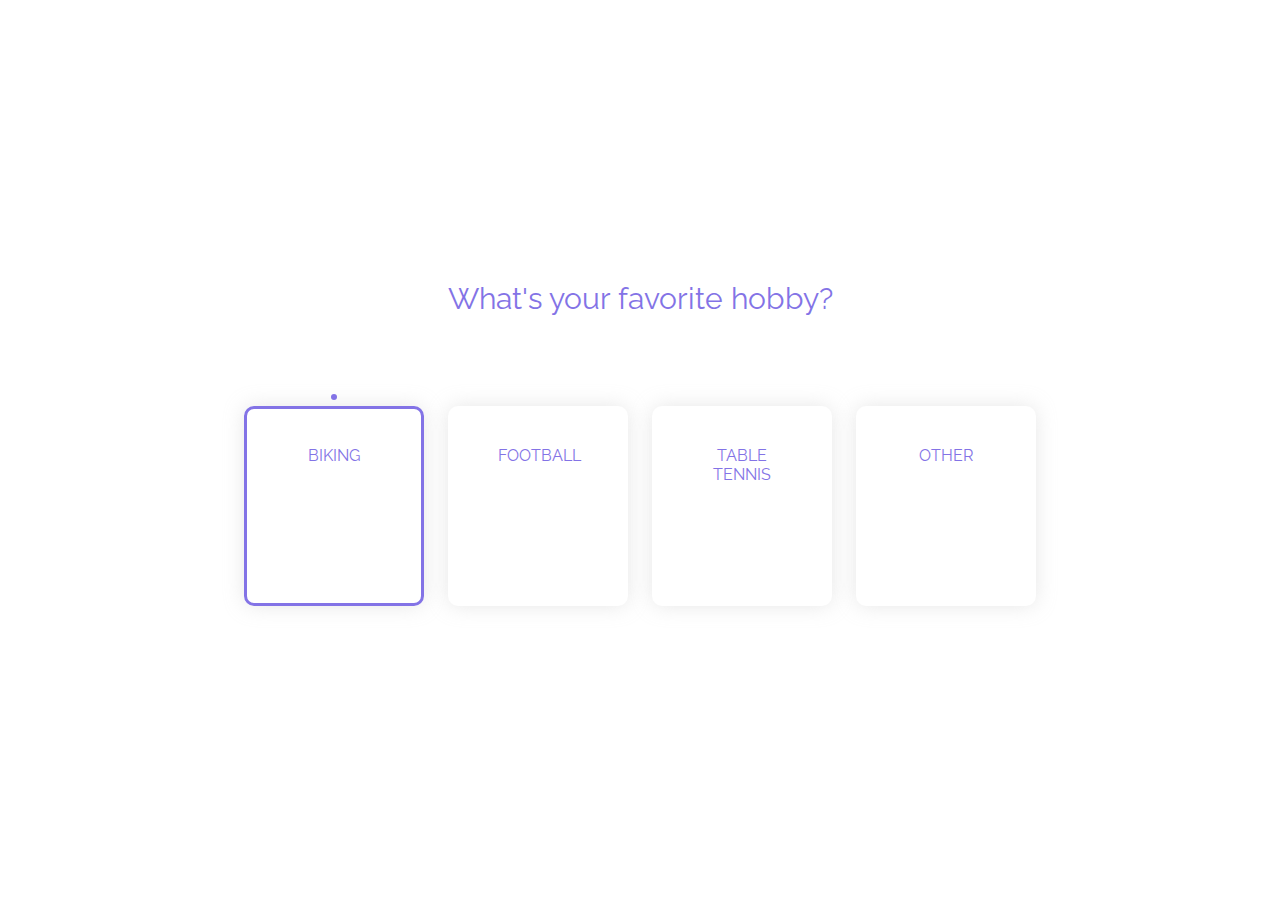
<file: cssPens/customRadioButton/index.html>
<!DOCTYPE html>
<html lang="en">
  <head>
    <meta charset="UTF-8" />
    <meta http-equiv="X-UA-Compatible" content="IE=edge" />
    <meta name="viewport" content="width=device-width, initial-scale=1.0" />
    <!-- Google Fonts Link -->
    <link
      href="https://fonts.googleapis.com/css2?family=Raleway:wght@300;400;500;700;800&display=swap"
      rel="stylesheet"
    />
    <!-- Line Awesome CDN Link -->
    <link
      rel="stylesheet"
      href="https://maxst.icons8.com/vue-static/landings/line-awesome/line-awesome/1.3.0/css/line-awesome.min.css"
    />
    <link rel="stylesheet" href="style.css" />
    <title>Custom Radio Button</title>
  </head>
  <body>
    <div class="main-container">
      <h2>What's your favorite hobby?</h2>
      <div class="radio-buttons">
        <label class="custom-radio">
          <input type="radio" name="radio" checked />
          <span class="radio-btn">
            <i class="las la-check"></i>
            <div class="hobbies-icon">
              <i class="las la-biking"></i>
              <h3>Biking</h3>
            </div>
          </span>
        </label>
        <label class="custom-radio">
          <input type="radio" name="radio" />
          <span class="radio-btn">
            <i class="las la-check"></i>
            <div class="hobbies-icon">
              <i class="las la-futbol"></i>
              <h3>Football</h3>
            </div>
          </span>
        </label>
        <label class="custom-radio">
          <input type="radio" name="radio" />
          <span class="radio-btn">
            <i class="las la-check"></i>
            <div class="hobbies-icon">
              <i class="las la-table-tennis"></i>
              <h3>Table Tennis</h3>
            </div>
          </span>
        </label>
        <label class="custom-radio">
          <input type="radio" name="radio" />
          <span class="radio-btn">
            <i class="las la-check"></i>
            <div class="hobbies-icon">
              <i class="las la-ellipsis-h"></i>
              <h3>Other</h3>
            </div>
          </span>
        </label>
      </div>
    </div>
  </body>
</html>
</file>
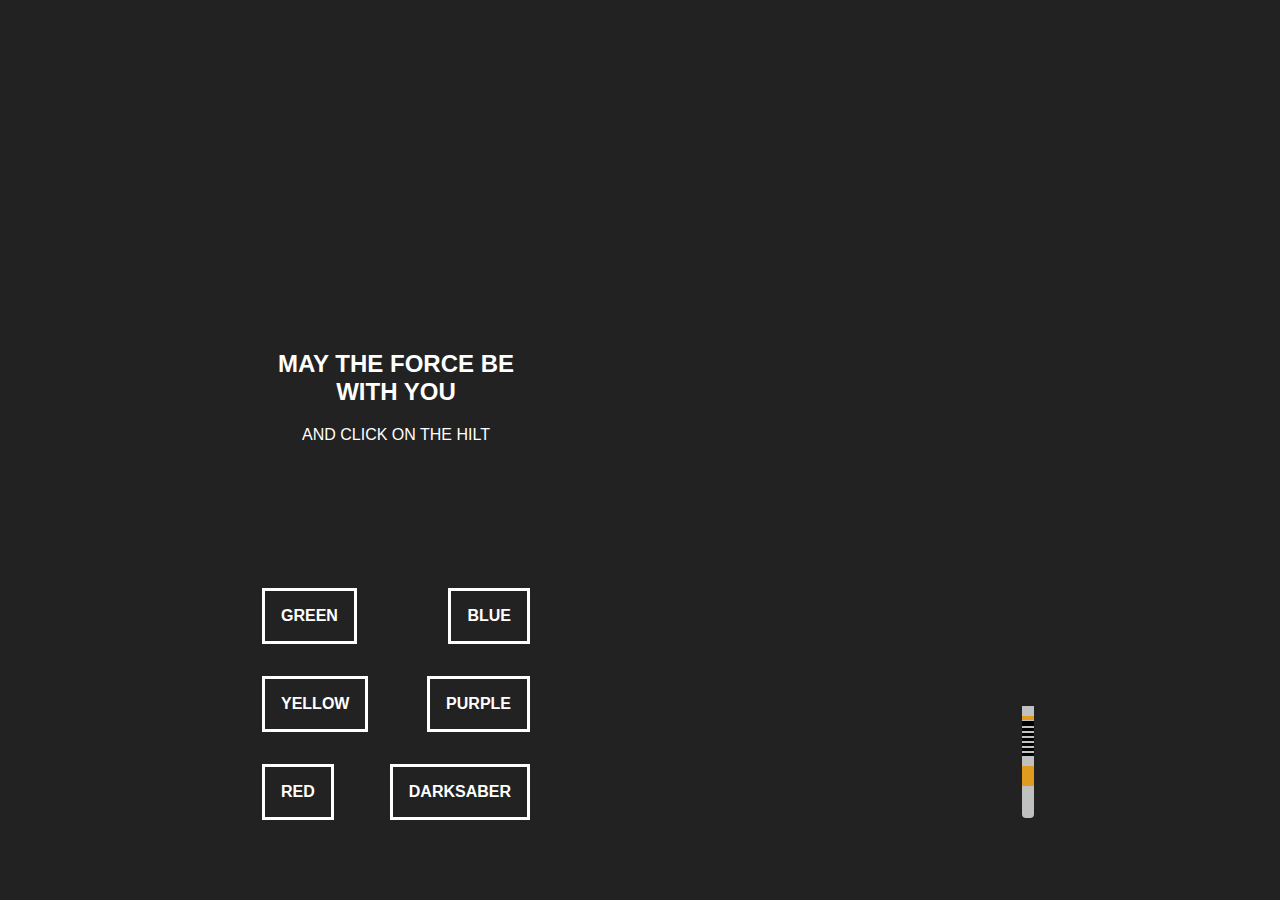
<file: cssPens/lightsaber/index.html>
<!DOCTYPE html>
<html lang="en">
  <head>
    <meta charset="UTF-8" />
    <meta http-equiv="X-UA-Compatible" content="IE=edge" />
    <meta name="viewport" content="width=device-width, initial-scale=1.0" />
    <link rel="stylesheet" href="style.css" />
    <title>Document</title>
  </head>
  <body>
    <div class="wrapper">
      <input type="radio" id="green" name="color" checked />
      <input type="radio" id="blue" name="color" />
      <input type="radio" id="yellow" name="color" />
      <input type="radio" id="purple" name="color" />
      <input type="radio" id="red" name="color" />
      <input type="radio" id="darksaber" name="color" />
      <div class="selectColor">
        <div class="title">
          <h2>May the force be with you</h2>
          <p>and click on the hilt</p>
        </div>
        <label for="green">Green </label>
        <label for="blue">Blue </label>
        <label for="yellow">Yellow </label>
        <label for="purple">Purple </label>
        <label for="red">Red </label>
        <label for="darksaber">Darksaber</label>
      </div>
      <div class="lightsaber">
        <input type="checkbox" id="on-off" />
        <div class="blade"></div>
        <label class="hilt" for="on-off"> </label>
      </div>
    </div>
  </body>
</html>
</file>
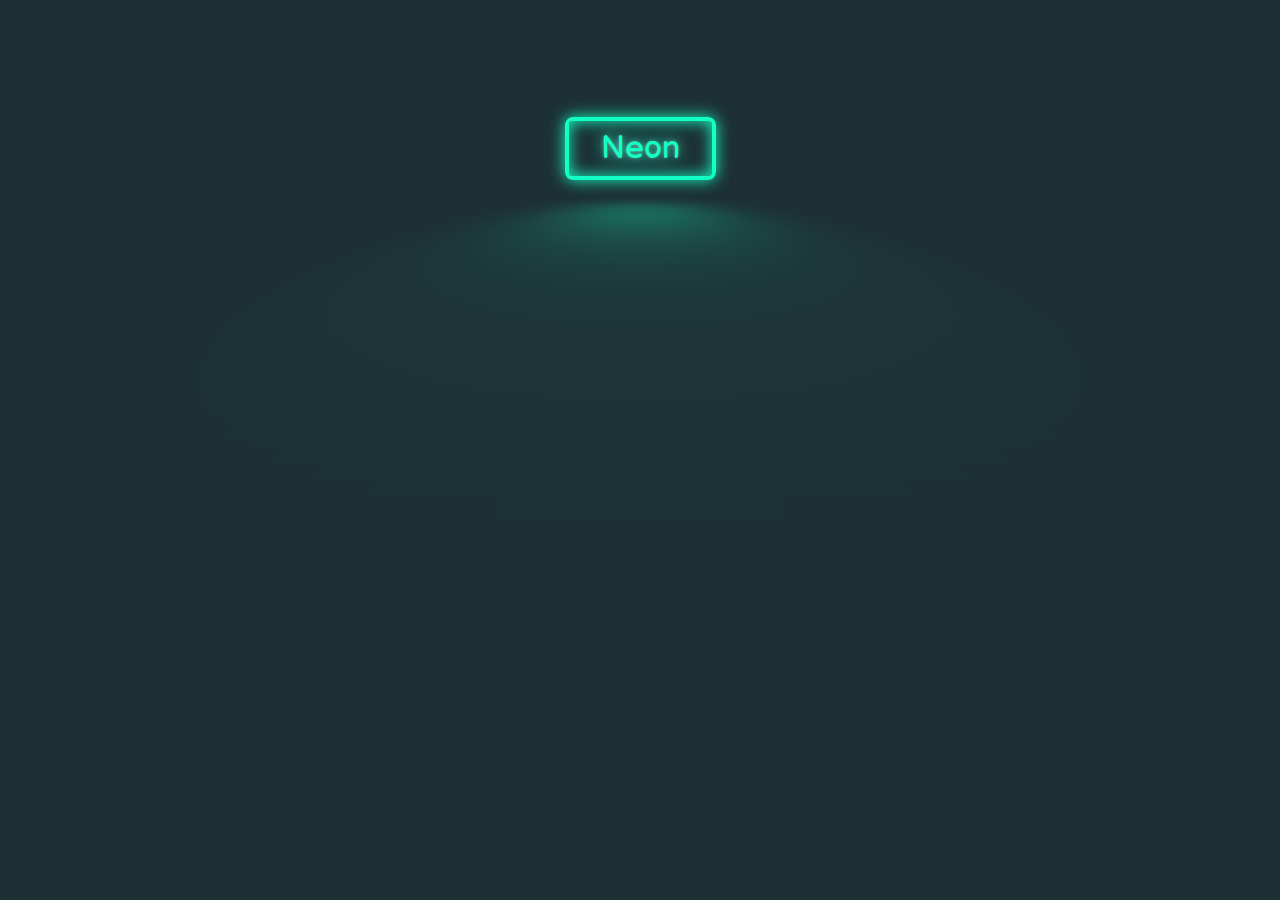
<file: cssPens/neonButton/index.html>
<!DOCTYPE html>
<html lang="en">
  <head>
    <meta charset="UTF-8" />
    <meta http-equiv="X-UA-Compatible" content="IE=edge" />
    <meta name="viewport" content="width=device-width, initial-scale=1.0" />

    <link rel="stylesheet" href="css/main.css" />

    <title>Neon button</title>
  </head>
  <body>
    <a href="#" class="neon-button">Neon</a>
  </body>
</html>
</file>
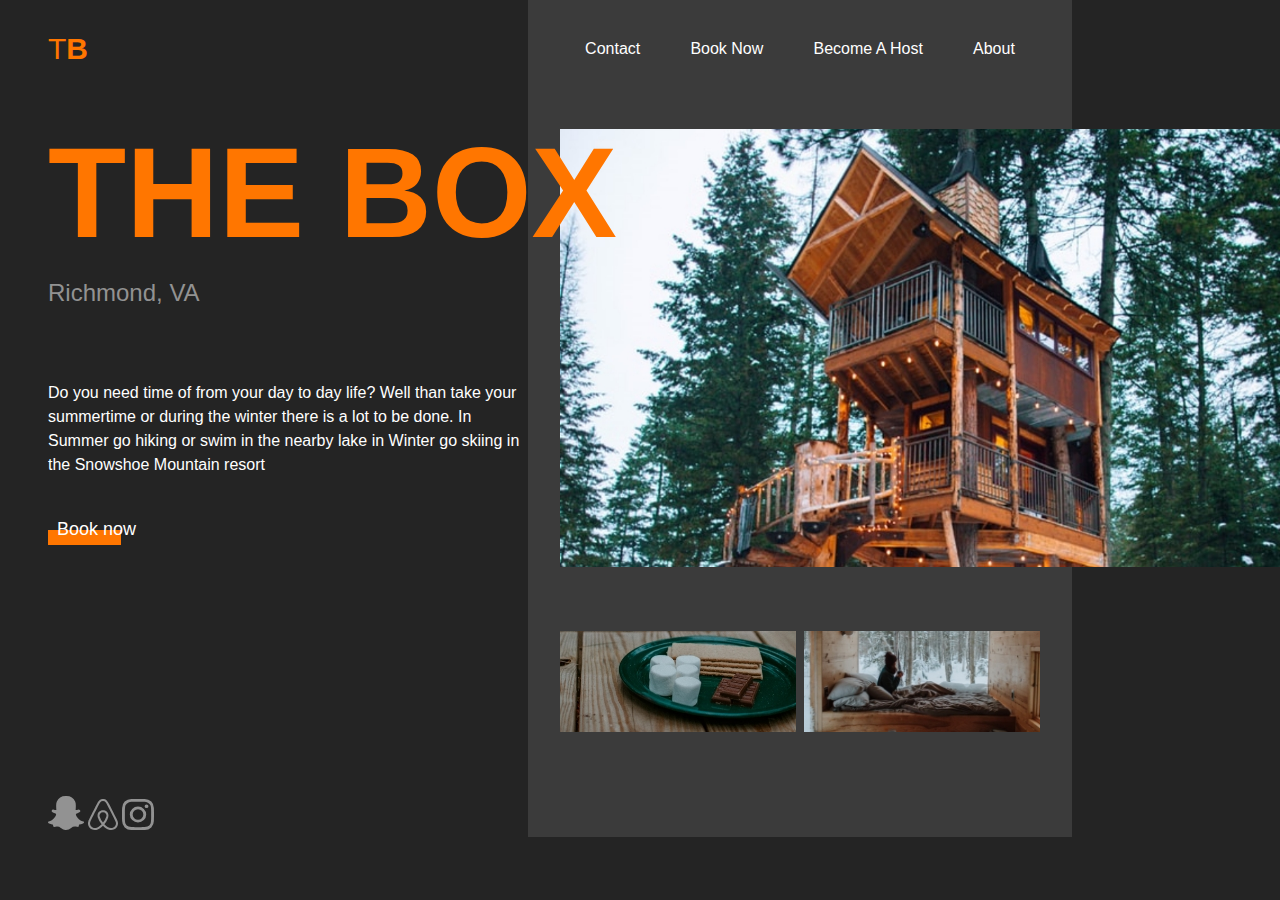
<file: cssPens/responsiveAsymetrical-html.css/index.html>
<!DOCTYPE html>
<html lang="en">
  <head>
    <meta charset="UTF-8" />
    <meta http-equiv="X-UA-Compatible" content="IE=edge" />
    <meta name="viewport" content="width=device-width, initial-scale=1.0" />
    <title>Document</title>
    <link rel="stylesheet" href="css/styles.css" />
  </head>
  <body>
    <div class="main-grid">
      <header>
        <img class="logo" src="img/TB.svg" alt="The Box" />
        <nav class="nav">
          <a href="#" class="nav__link">contact</a>
          <a href="#" class="nav__link">book now</a>
          <a href="#" class="nav__link">become a host</a>
          <a href="#" class="nav__link">about</a>
        </nav>
      </header>
      <main>
        <h1 class="title">The Box</h1>
        <p class="location">Richmond, VA</p>
        <img src="img/house.jpg" alt="" class="primary-image" />
        <div class="secondary-images">
          <img src="img/little-1.jpg" alt="" class="secondary-image" />
          <img src="img/little-2.jpg" alt="" class="secondary-image" />
        </div>
        <p class="description">
          Do you need time of from your day to day life? Well than take your
          summertime or during the winter there is a lot to be done. In Summer
          go hiking or swim in the nearby lake in Winter go skiing in the
          Snowshoe Mountain resort
        </p>
        <button class="btn">Book now</button>
      </main>
      <footer>
        <div class="socials-links">
          <a href="#" class="social-link" aria-label="snapchat">
            <img src="img/snapchat-ghost.svg" alt="snapchat" class="social-img"
          /></a>
          <a href="#" class="social-link" aria-label="airbnb">
            <img src="img/airbnb.svg" alt="airbnb" class="social-img"
          /></a>
          <a href="#" class="social-link" aria-label="instagram">
            <img src="img/instagram.svg" alt="instagram" class="social-img"
          /></a>
        </div>
      </footer>
    </div>
  </body>
</html>
</file>
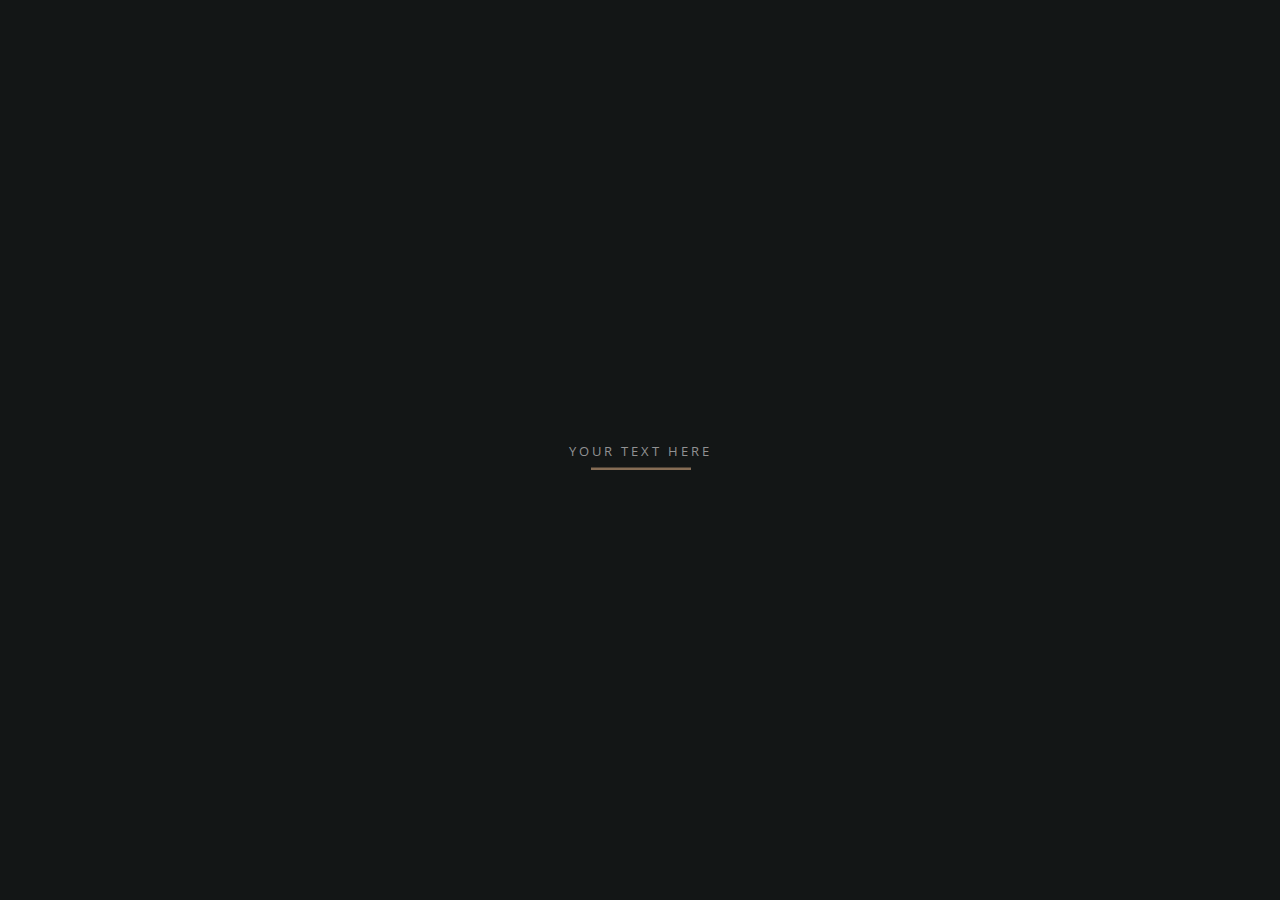
<file: cssPens/svgButton/index.html>
<!DOCTYPE html>
<html lang="en">
  <head>
    <meta charset="UTF-8" />
    <meta http-equiv="X-UA-Compatible" content="IE=edge" />
    <meta name="viewport" content="width=device-width, initial-scale=1.0" />
    <link
      href="https://fonts.googleapis.com/css2?family=Open+Sans:wght@400;600;700&display=swap"
      rel="stylesheet"
    />
    <link rel="stylesheet" href="style.css" />
    <title>Document</title>
  </head>
  <body>
    <div class="link-wrapper">
      <a class="animated-link" href="#">
        <svg width="210" height="40">
          <rect class="shape" width="210" height="40"></rect>
        </svg>
        <div class="text">Your Text Here</div>
      </a>
    </div>
  </body>
</html>
</file>
<file: cssPens/customRadioButton/style.css>
* {
  margin: 0;
  padding: 0;
  box-sizing: border-box;
}
body {
  background-color: white;
}

box {
  margin: 0;
  padding: 0;
}

.main-container {
  height: 100vh;
  display: flex;
  align-items: center;
  justify-content: center;
  flex-direction: column;
}

.main-container h2 {
  margin: 0 0 80px 0;
  color: #8373e6;
  font-size: 30px;
  font-family: 'Raleway', sans-serif;
  font-weight: 400;
}

.radio-buttons {
  width: 100%;
  margin: 0 auto;
  text-align: center;
}

.custom-radio input {
  display: none;
}

.radio-btn {
  margin: 10px;
  width: 180px;
  height: 200px;
  border: 3px solid transparent;
  display: inline-block;
  border-radius: 10px;
  position: relative;
  text-align: center;
  box-shadow: 0 0 20px #c3c3c367;
  cursor: pointer;
}

.radio-btn > i {
  color: #fff;
  background-color: #8373e6;
  font-size: 20px;
  position: absolute;
  top: -15px;
  left: 50%;
  transform: translateX(-50%) scale(4);
  border-radius: 50px;
  padding: 3px;
  transition: 0.2s;
  pointer-events: none;
  opacity: 0;
}

.radio-btn .hobbies-icon {
  width: 80px;
  height: 80px;
  position: absolute;
  top: 40%;
  left: 50%;
  transform: translate(-50%, -50%);
}

.radio-btn .hobbies-icon i {
  color: #8373e6;
  line-height: 80px;
  font-size: 60px;
}

.radio-btn .hobbies-icon h3 {
  color: #8373e6;
  font-family: 'Raleway', sans-serif;
  font-size: 16px;
  font-weight: 400;
  text-transform: uppercase;
}

.custom-radio input:checked + .radio-btn {
  border: 3px solid #8373e6;
}

.custom-radio input:checked + .radio-btn > i {
  opacity: 1;
  transform: translateX(-50%) scale(1);
}
</file>
<file: cssPens/lightsaber/style.css>
:root {
  --blade-hue: 120;
  --blade-lightness: 50%;
}

*,
*::before,
*::after {
  box-sizing: border-box;
}

body {
  background: #222;
  color: white;
  font-family: 'Source Sans Pro', sans-serif;
}
h2 {
  text-transform: uppercase;
  text-align: center;
}
p {
  text-align: center;
  width: 100%;
  margin-top: 0;
}

.title {
  margin-top: 0em;
  margin-bottom: 7em;
}
.wrapper {
  display: flex;
  justify-content: space-around;
  min-height: 90vh;
  place-items: end center;
  text-transform: uppercase;
}

.selectColor {
  display: flex;
  flex-wrap: wrap;
  justify-content: space-between;
  width: 300px;
  height: 450px;
  align-content: center;
  margin-bottom: 10px;
}

.selectColor > label {
  margin: 1em;
  padding: 1em;
  border: solid;
}

input {
  display: none;
}

/* The color pickers */

[name='color'] {
  grid-row: 1 / 2;
  align-self: end;
  margin: 0.5em;
}

label:not(.hilt) {
  color: white;
  font-weight: bold;
  align-self: start;
}

/* Lightsaber styling */

.lightsaber {
  margin-top: 25vh;
  grid-column: 1 / -1;
  position: relative;
}

#on-off {
  position: absolute;
  width: 0;
  height: 0;
}

.hilt {
  cursor: pointer;
  display: block;
  width: 0.75rem;
  height: 7rem;
  background-color: red;
  border-radius: 0 0 4px 4px;
  background-image: linear-gradient(
    silver 0 10px,
    hsl(39, 75%, 50%) 0 14px,
    silver 0 15px,
    black 0 20px,
    silver 0 22px,
    black 0 25px,
    silver 0 27px,
    black 0 30px,
    silver 0 32px,
    black 0 35px,
    silver 0 37px,
    black 0 40px,
    silver 0 42px,
    black 0 45px,
    silver 0 47px,
    black 0 50px,
    silver 0 60px,
    hsl(39, 75%, 50%) 60px 80px,
    silver 0 100%
  );
}

.blade {
  position: absolute;
  background: white;
  height: 350%;
  width: 100%;
  bottom: 100%;
  border-radius: 100vw 100vw 0 0;
  box-shadow: inset 0 0 4px
      hsl(var(--blade-hue) 100% var(--blade-lightness) / 1),
    0 0 1em hsl(var(--blade-hue) 100% var(--blade-lightness) / 0.8),
    0 0 1.5em hsl(var(--blade-hue) 100% var(--blade-lightness) / 0.7),
    0 0 2em hsl(var(--blade-hue) 100% var(--blade-lightness) / 0.5),
    0 0 3em hsl(var(--blade-hue) 100% var(--blade-lightness) / 0.3),
    0 0 5em hsl(var(--blade-hue) 100% var(--blade-lightness) / 0.2);

  transition: transform 50ms ease-out;
  transform-origin: bottom;
}

.blade::after {
  content: '';
  position: absolute;
  top: 0;
  left: 0;
  right: 0;
  bottom: 0;
  background: hsl(var(--blade-hue) 100% var(--blade-lightness));
  border-radius: inherit;
  filter: blur(0.5em);
  opacity: 1;
  animation: pulse linear 5s infinite;
}

.blade::before {
  content: '';
  position: absolute;
  top: 0;
  bottom: 0;
  right: 0;
  left: 0;
  background: white;
  border-radius: inherit;
  z-index: 10;
}

@keyframes pulse {
  50% {
    opacity: 0.5;
  }
}

/* Turn lightsaber on and off */

#on-off:not(:checked) + .blade {
  transform: scaleY(0);
}

#on-off:checked + .blade {
  transform: scaleY(1);
}

/* change the color */

#green:checked ~ .lightsaber {
  --blade-hue: 120;
}

#blue:checked ~ .lightsaber {
  --blade-hue: 195;
}

#yellow:checked ~ .lightsaber {
  --blade-hue: 60;
}

#purple:checked ~ .lightsaber {
  --blade-hue: 290;
}

#red:checked ~ .lightsaber {
  --blade-hue: 360;
}

#darksaber:checked ~ .lightsaber {
  --blade-lightness: 100%;
}

#darksaber:checked ~ .lightsaber .blade {
  border-radius: 100% / 500px 10px 0 0;
}

#darksaber:checked ~ .lightsaber .blade::before {
  background: black;
}
</file>
<file: cssPens/neonButton/css/main.css>
@import url('https://fonts.googleapis.com/css2?family=Balsamiq+Sans&display=swap');
:root {
  /* --clr-bg: hsl(323, 21%, 16%); */
  /* --clr-neon: hsl(317, 100%, 54%); */
  --clr-bg: hsl(191, 28%, 16%);
  --clr-neon: hsl(165, 100%, 54%);
}

*,
*::before,
*::after {
  box-sizing: border-box;
}

body {
  min-height: 200px;
  display: grid;
  place-items: center;
  background: var(--clr-bg);
  font-family: 'Balsamiq Sans', cursive;
  /* color: var(--clr-neon); */
  padding-ring: 10rem;
}

.neon-button {
  margin-top: 2.5em;
  font-size: 2rem;
  display: inline-block;
  cursor: pointer;
  text-decoration: none;
  color: var(--clr-neon);
  border: var(--clr-neon) 0.125em solid;
  padding: 0.25em 1em;
  border-radius: 0.25em;
  text-shadow: 0 0 0.125em hsl(0 0% 100%/0.3), 0 0 0.45em currentColor;
  box-shadow: inset 0 0 0.5em 0 var(--clr-neon), 0 0 0.5em 0 var(--clr-neon);
  position: relative;
  transition: background-color 200ms linear;
}

.neon-button::before {
  content: '';
  pointer-events: none;
  position: absolute;
  background: var(--clr-neon);

  top: 120%;
  left: 0;
  width: 100%;
  height: 100%;
  transform: perspective(1em) rotateX(40deg) scale(1, 0.35);
  filter: blur(1.5em);
  opacity: 0.7;
}

.neon-button::after {
  content: '';
  position: absolute;
  top: 0;
  bottom: 0;
  left: 0;
  right: 0;
  box-shadow: 0 0 2em 0.5em var(--clr-neon);
  opacity: 0;
  transition: opacity 100ms linear;
  z-index: -1;
  background: var(--clr-neon);
}

.neon-button:hover,
.neon-button:focus {
  color: var(--clr-bg);
}

.neon-button:focus::before,
.neon-button:hover::before {
  opacity: 1;
}

.neon-button:hover::after,
.neon-button:focus::after {
  opacity: 1;
}
</file>
<file: cssPens/responsiveAsymetrical-html.css/css/styles.css>
*,
*::before,
*::after {
  box-sizing: border-box;
}

:root {
  --clr-icons: #929292;
  --clr-text: #fff;
  --clr-bg-dark: #242424;
  --clr-bg-light: #3b3b3b;
  --clr-accent: #ff7600;
}

body {
  margin: 1em;
  background-color: var(--clr-bg-dark);
  color: var(--clr-text);
  line-height: 1.5;
  font-family: sans-serif;
}
img {
  max-width: 100%;
}
.btn {
  cursor: pointer;
  display: inline-block;
  border: 0;
  background: transparent;
  color: var(--clr-text);
  font-size: 1.125rem;
  padding: 0.5em;
  position: relative;
  align-self: start;
  justify-self: start;
}

.btn::after {
  content: '';
  position: absolute;
  background: var(--clr-accent);
  height: 0.85em;
  width: 75%;
  left: 0;
  top: 50%;
  z-index: -1;
  transition: transform 175ms cubic-bezier(0.91, 0, 0.55, 1.64);
  transform-origin: bottom left;
}

.btn:hover::after,
.btn:focus::after {
  transform: scale(1.35, 1.85);
}

.title {
  color: var(--clr-accent);
  text-transform: uppercase;
  margin: 0;
  line-height: 1;
  font-size: clamp(3rem, 10vw, 12rem);
}

.location {
  color: var(--clr-icons);
  margin: 0;
  font-size: 1.5rem;
  margin-bottom: 1.5em;
}

header {
  display: flex;
  align-items: center;
  margin: 2em 0;
}

.nav {
  flex-grow: 1;
  display: flex;
  justify-content: space-around;
}

.nav__link {
  color: var(--clr-text);
  text-transform: capitalize;
  text-decoration: none;
}

.nav__link:hover,
.nav__link:focus {
  color: var(--clr-accent);
}

.secondary-images {
  display: flex;
  gap: 0.5em;
}

footer {
  margin-top: 2em;
}

.social-links {
  display: flex;
  gap: 2em;
}

.social-link:hover,
.social-link:focus {
  opacity: 0.5;
}

@media (min-width: 800px) {
  body {
    margin: 0;
  }

  .main-grid {
    display: grid;
    grid-template-columns:
      minmax(1em, 1fr)
      repeat(2, minmax(15rem, 35rem))
      minmax(5rem, 10rem)
      minmax(1em, 1fr);
    gap: 2em;
    position: relative;
  }

  header {
    grid-column: 2 / 5;
    display: grid;
    grid-template-columns: subgrid;
  }

  .nav {
    grid-column: 2 / 5;
  }

  main {
    grid-column: 2 / -1;
    display: grid;
    grid-template-columns: subgrid;
    grid-auto-rows: min-content;
    grid-auto-flow: dense;
  }
  main::after {
    content: '';
    position: absolute;
    background-color: var(--clr-bg-light);
    top: 0;
    bottom: 0;
    left: -2em;
    right: -2em;
    grid-column: 3 / 5;
    z-index: -10;
  }

  .title {
    grid-column: 1 / 3;
    grid-row: 1;
  }

  .location,
  .description {
    grid-column: 1 / 2;
  }
  .primary-image {
    grid-column: 2 / -1;
    grid-row: 1 / span 4;
    z-index: -1;
    height: 100%;
    max-height: 500px;
    width: min(100%, 1000px);
    object-fit: cover;
  }

  .secondary-images {
    grid-column: 2 / 4;
    margin-top: 4em;
  }

  footer {
    grid-column: 2 / 3;
  }
}

@media (min-width: 1200px) {
  main::after {
    grid-column: 3 / 4;
  }

  .nav,
  .secondary-images {
    grid-column: 2 / 3;
  }
}
</file>
<file: cssPens/svgButton/style.css>
*{
  margin: 0;
  padding: 0;
  box-sizing: : border-box;
}

body{
  margin: 0;
  padding: 0;
  height: 100vh;
  font-family: "Open Sans", sans-serif;
  display: flex;
  align-items: center;
  justify-content: center;
  background-color: #131616;
}

.link-wrapper{
  position: relative;
  line-height: 24px;
}

.link-wrapper .animated-link{
  display: block;
  width: 210px;
  height: 40px;
  text-align: center;
  text-transform: uppercase;
  text-decoration: none;
}

.link-wrapper .animated-link .text{

  color: #919293;
  position: relative;
  top: -37px;
  font-size: 13px;
  font-weight: 400;
  letter-spacing: 3px;
}

.link-wrapper .animated-link .shape{
  fill: transparent;
  stroke: #866d55;

  stroke-width: 5px;
  stroke-dasharray: 100 310;
  stroke-dashoffset: -304;
  transition: all 0.7s ease;
}

.link-wrapper .animated-link:hover .shape{
  /* stroke-width: 2px; */
  stroke-dasharray: 550;
  stroke-dashoffset: 0;

}
</file>
